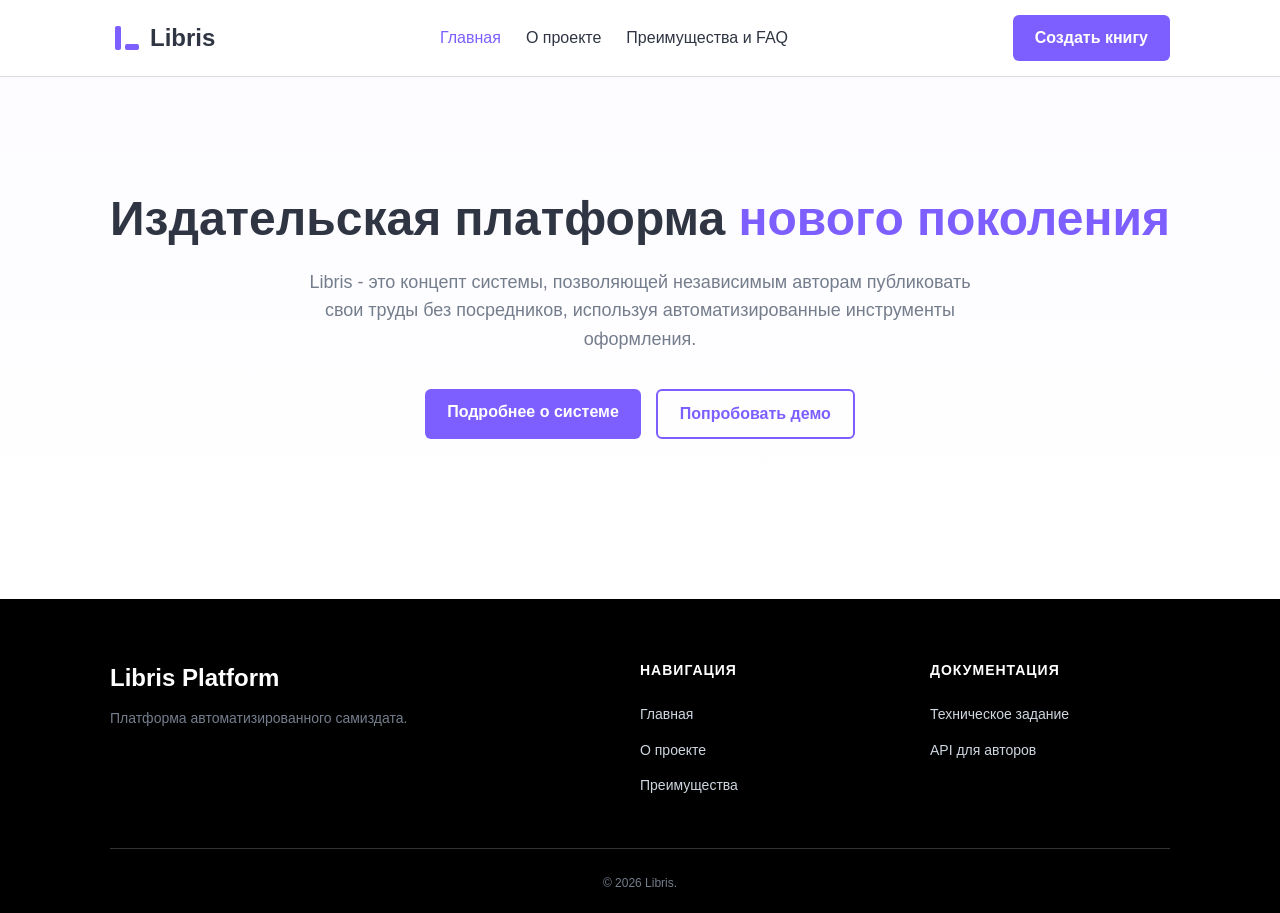
<file: index.html>
<!doctype html>
<html lang="ru">
    <head>
        <meta charset="UTF-8" />
        <meta name="viewport" content="width=device-width, initial-scale=1.0" />
        <title>Libris — Главная</title>
        <link rel="stylesheet" href="style.css" />
    </head>
    <body class="page">
        <header class="header">
            <div class="header_container container">
                <a href="index.html" class="logo">
                    <svg
                        class="logo_icon"
                        width="32"
                        height="32"
                        viewBox="0 0 32 32"
                        fill="none"
                        xmlns="http://www.w3.org/2000/svg"
                    >
                        <rect
                            x="5"
                            y="4"
                            width="6"
                            height="24"
                            rx="2"
                            fill="currentColor"
                        />
                        <rect
                            x="15"
                            y="22"
                            width="14"
                            height="6"
                            rx="2"
                            fill="currentColor"
                        />
                    </svg>
                    <span class="logo_text">Libris</span>
                </a>
                <nav class="header_nav">
                    <ul class="header_list">
                        <li>
                            <a href="index.html" class="header_link active"
                                >Главная</a
                            >
                        </li>
                        <li>
                            <a href="about.html" class="header_link"
                                >О проекте</a
                            >
                        </li>
                        <li>
                            <a href="features.html" class="header_link"
                                >Преимущества и FAQ</a
                            >
                        </li>
                    </ul>
                </nav>
                <div class="header_auth">
                    <a href="#" class="button button--primary">Создать книгу</a>
                </div>
            </div>
        </header>

        <main class="main-content">
            <section class="hero">
                <div class="container">
                    <h1 class="hero_title">
                        Издательская платформа <span>нового поколения</span>
                    </h1>
                    <p class="hero_subtitle">
                        Libris - это концепт системы, позволяющей независимым
                        авторам публиковать свои труды без посредников,
                        используя автоматизированные инструменты оформления.
                    </p>
                    <div class="hero_btns">
                        <a href="about.html" class="button button--primary"
                            >Подробнее о системе</a
                        >
                        <a href="features.html" class="button button--outline"
                            >Попробовать демо</a
                        >
                    </div>
                </div>
            </section>
        </main>

        <footer class="footer">
            <div class="container">
                <div class="footer_grid">
                    <div class="footer_col">
                        <p class="footer_brand">Libris Platform</p>
                        <p style="color: var(--text-light); font-size: 14px">
                            Платформа автоматизированного самиздата.
                        </p>
                    </div>
                    <div class="footer_col">
                        <h4 class="footer_head">Навигация</h4>
                        <ul class="footer_links">
                            <li><a href="index.html">Главная</a></li>
                            <li><a href="about.html">О проекте</a></li>
                            <li><a href="features.html">Преимущества</a></li>
                        </ul>
                    </div>
                    <div class="footer_col">
                        <h4 class="footer_head">Документация</h4>
                        <ul class="footer_links">
                            <li><a href="#">Техническое задание</a></li>
                            <li><a href="#">API для авторов</a></li>
                        </ul>
                    </div>
                </div>
                <div class="footer_bottom"><p>&copy; 2026 Libris.</p></div>
            </div>
        </footer>
    </body>
</html>
</file>
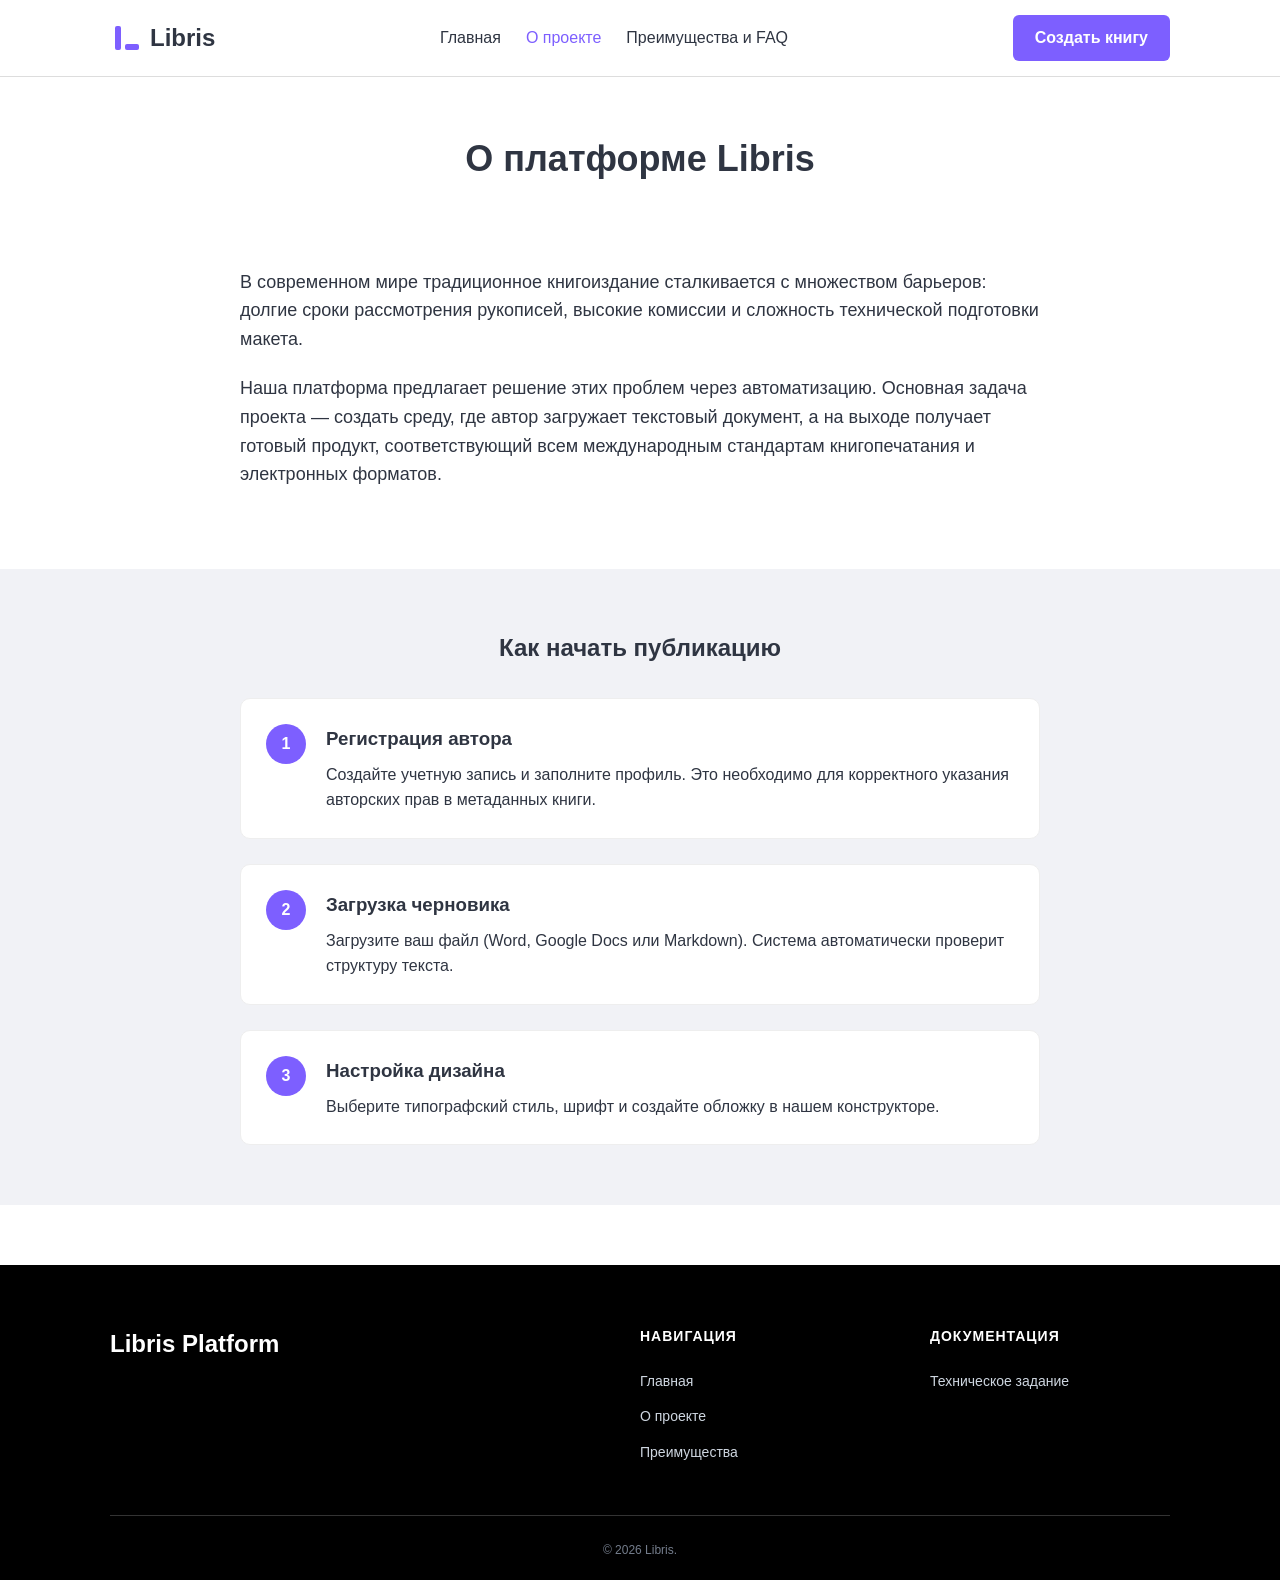
<file: about.html>
<!doctype html>
<html lang="ru">
    <head>
        <meta charset="UTF-8" />
        <meta name="viewport" content="width=device-width, initial-scale=1.0" />
        <title>О платформе Libris</title>
        <link rel="stylesheet" href="style.css" />
    </head>
    <body class="page">
        <header class="header">
            <div class="header_container container">
                <a href="index.html" class="logo">
                    <svg
                        class="logo_icon"
                        width="32"
                        height="32"
                        viewBox="0 0 32 32"
                        fill="none"
                        xmlns="http://www.w3.org/2000/svg"
                    >
                        <rect
                            x="5"
                            y="4"
                            width="6"
                            height="24"
                            rx="2"
                            fill="currentColor"
                        />
                        <rect
                            x="15"
                            y="22"
                            width="14"
                            height="6"
                            rx="2"
                            fill="currentColor"
                        />
                    </svg>
                    <span class="logo_text">Libris</span>
                </a>
                <nav class="header_nav">
                    <ul class="header_list">
                        <li>
                            <a href="index.html" class="header_link">Главная</a>
                        </li>
                        <li>
                            <a href="about.html" class="header_link active"
                                >О проекте</a
                            >
                        </li>
                        <li>
                            <a href="features.html" class="header_link"
                                >Преимущества и FAQ</a
                            >
                        </li>
                    </ul>
                </nav>
                <div class="header_auth">
                    <a href="#" class="button button--primary">Создать книгу</a>
                </div>
            </div>
        </header>

        <main class="main-content">
            <h1 class="page-title">О платформе Libris</h1>

            <section class="section">
                <div class="container">
                    <div class="section_content">
                        <p>
                            В современном мире традиционное книгоиздание
                            сталкивается с множеством барьеров: долгие сроки
                            рассмотрения рукописей, высокие комиссии и сложность
                            технической подготовки макета.
                        </p>
                        <p>
                            Наша платформа предлагает решение этих проблем через
                            автоматизацию. Основная задача проекта — создать
                            среду, где автор загружает текстовый документ, а на
                            выходе получает готовый продукт, соответствующий
                            всем международным стандартам книгопечатания и
                            электронных форматов.
                        </p>
                    </div>
                </div>
            </section>

            <section class="section section-gray">
                <div class="container">
                    <h2 style="text-align: center">Как начать публикацию</h2>
                    <div class="steps_list">
                        <div class="steps_step">
                            <div class="steps_number">1</div>
                            <div class="steps_info">
                                <h3>Регистрация автора</h3>
                                <p>
                                    Создайте учетную запись и заполните профиль.
                                    Это необходимо для корректного указания
                                    авторских прав в метаданных книги.
                                </p>
                            </div>
                        </div>
                        <div class="steps_step">
                            <div class="steps_number">2</div>
                            <div class="steps_info">
                                <h3>Загрузка черновика</h3>
                                <p>
                                    Загрузите ваш файл (Word, Google Docs или
                                    Markdown). Система автоматически проверит
                                    структуру текста.
                                </p>
                            </div>
                        </div>
                        <div class="steps_step">
                            <div class="steps_number">3</div>
                            <div class="steps_info">
                                <h3>Настройка дизайна</h3>
                                <p>
                                    Выберите типографский стиль, шрифт и
                                    создайте обложку в нашем конструкторе.
                                </p>
                            </div>
                        </div>
                    </div>
                </div>
            </section>
        </main>

        <footer class="footer">
            <div class="container">
                <div class="footer_grid">
                    <div class="footer_col">
                        <p class="footer_brand">Libris Platform</p>
                    </div>
                    <div class="footer_col">
                        <h4 class="footer_head">Навигация</h4>
                        <ul class="footer_links">
                            <li><a href="index.html">Главная</a></li>
                            <li><a href="about.html">О проекте</a></li>
                            <li><a href="features.html">Преимущества</a></li>
                        </ul>
                    </div>
                    <div class="footer_col">
                        <h4 class="footer_head">Документация</h4>
                        <ul class="footer_links">
                            <li><a href="#">Техническое задание</a></li>
                        </ul>
                    </div>
                </div>
                <div class="footer_bottom"><p>&copy; 2026 Libris.</p></div>
            </div>
        </footer>
    </body>
</html>
</file>
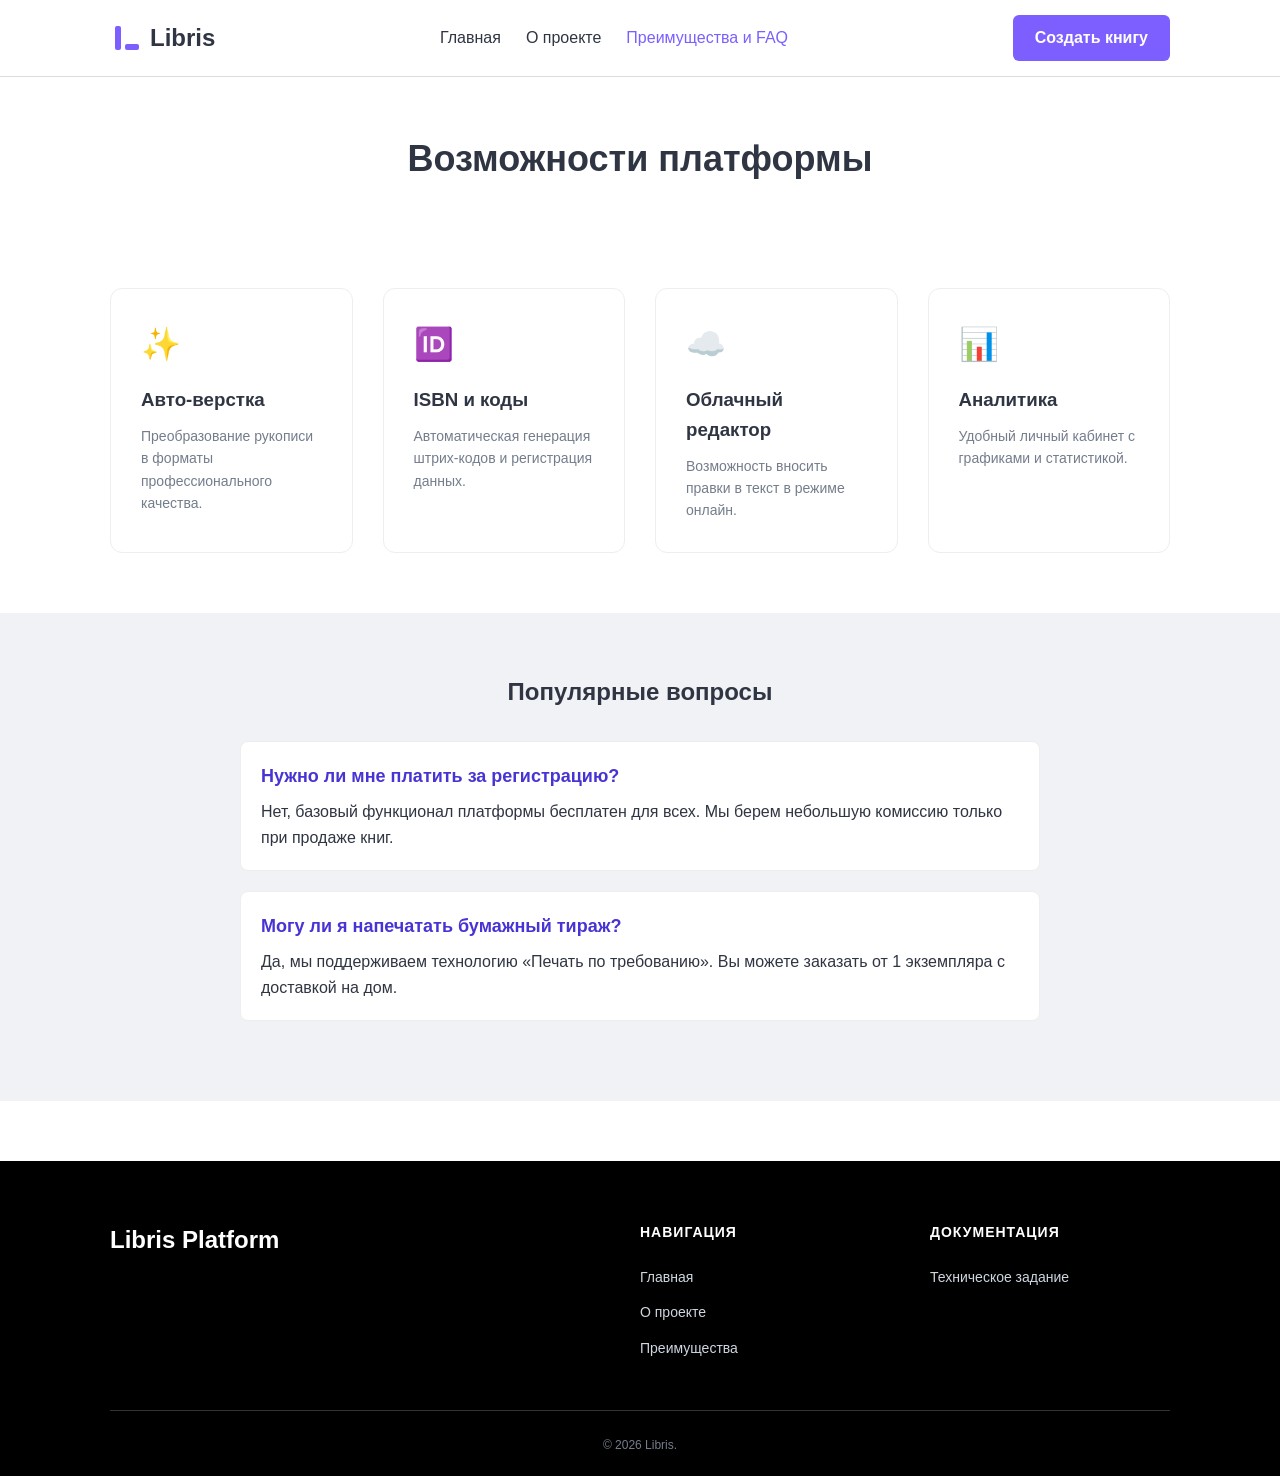
<file: features.html>
<!doctype html>
<html lang="ru">
    <head>
        <meta charset="UTF-8" />
        <meta name="viewport" content="width=device-width, initial-scale=1.0" />
        <title>Преимущества и FAQ</title>
        <link rel="stylesheet" href="style.css" />
    </head>
    <body class="page">
        <header class="header">
            <div class="header_container container">
                <a href="index.html" class="logo">
                    <svg
                        class="logo_icon"
                        width="32"
                        height="32"
                        viewBox="0 0 32 32"
                        fill="none"
                        xmlns="http://www.w3.org/2000/svg"
                    >
                        <rect
                            x="5"
                            y="4"
                            width="6"
                            height="24"
                            rx="2"
                            fill="currentColor"
                        />
                        <rect
                            x="15"
                            y="22"
                            width="14"
                            height="6"
                            rx="2"
                            fill="currentColor"
                        />
                    </svg>
                    <span class="logo_text">Libris</span>
                </a>
                <nav class="header_nav">
                    <ul class="header_list">
                        <li>
                            <a href="index.html" class="header_link">Главная</a>
                        </li>
                        <li>
                            <a href="about.html" class="header_link"
                                >О проекте</a
                            >
                        </li>
                        <li>
                            <a href="features.html" class="header_link active"
                                >Преимущества и FAQ</a
                            >
                        </li>
                    </ul>
                </nav>
                <div class="header_auth">
                    <a href="#" class="button button--primary">Создать книгу</a>
                </div>
            </div>
        </header>

        <main class="main-content">
            <h1 class="page-title">Возможности платформы</h1>

            <section class="section">
                <div class="container">
                    <div class="features_grid">
                        <div class="features_item">
                            <span class="features_icon">✨</span>
                            <h3 class="features_name">Авто-верстка</h3>
                            <p class="features_description">
                                Преобразование рукописи в форматы
                                профессионального качества.
                            </p>
                        </div>
                        <div class="features_item">
                            <span class="features_icon">🆔</span>
                            <h3 class="features_name">ISBN и коды</h3>
                            <p class="features_description">
                                Автоматическая генерация штрих-кодов и
                                регистрация данных.
                            </p>
                        </div>
                        <div class="features_item">
                            <span class="features_icon">☁️</span>
                            <h3 class="features_name">Облачный редактор</h3>
                            <p class="features_description">
                                Возможность вносить правки в текст в режиме
                                онлайн.
                            </p>
                        </div>
                        <div class="features_item">
                            <span class="features_icon">📊</span>
                            <h3 class="features_name">Аналитика</h3>
                            <p class="features_description">
                                Удобный личный кабинет с графиками и
                                статистикой.
                            </p>
                        </div>
                    </div>
                </div>
            </section>

            <section class="section section-gray">
                <div class="container">
                    <h2 style="text-align: center">Популярные вопросы</h2>
                    <div class="faq_list">
                        <div class="faq_item">
                            <h4 class="faq_q">
                                Нужно ли мне платить за регистрацию?
                            </h4>
                            <p class="faq_a">
                                Нет, базовый функционал платформы бесплатен для
                                всех. Мы берем небольшую комиссию только при
                                продаже книг.
                            </p>
                        </div>
                        <div class="faq_item">
                            <h4 class="faq_q">
                                Могу ли я напечатать бумажный тираж?
                            </h4>
                            <p class="faq_a">
                                Да, мы поддерживаем технологию «Печать по
                                требованию». Вы можете заказать от 1 экземпляра
                                с доставкой на дом.
                            </p>
                        </div>
                    </div>
                </div>
            </section>
        </main>

        <footer class="footer">
            <div class="container">
                <div class="footer_grid">
                    <div class="footer_col">
                        <p class="footer_brand">Libris Platform</p>
                    </div>
                    <div class="footer_col">
                        <h4 class="footer_head">Навигация</h4>
                        <ul class="footer_links">
                            <li><a href="index.html">Главная</a></li>
                            <li><a href="about.html">О проекте</a></li>
                            <li><a href="features.html">Преимущества</a></li>
                        </ul>
                    </div>
                    <div class="footer_col">
                        <h4 class="footer_head">Документация</h4>
                        <ul class="footer_links">
                            <li><a href="#">Техническое задание</a></li>
                        </ul>
                    </div>
                </div>
                <div class="footer_bottom"><p>&copy; 2026 Libris.</p></div>
            </div>
        </footer>
    </body>
</html>
</file>
<file: style.css>
:root {
    --primary: #7d5fff;
    --primary-dark: #4834d4;
    --text-main: #2f3542;
    --text-light: #747d8c;
    --bg-white: #ffffff;
    --bg-gray: #f1f2f6;
    --gap: 30px;
}

* {
    margin: 0;
    padding: 0;
    box-sizing: border-box;
}

html {
    scroll-behavior: smooth;
}

body {
    font-family: "Segoe UI", Tahoma, Geneva, Verdana, sans-serif;
    color: var(--text-main);
    line-height: 1.6;
    background-color: var(--bg-white);
    padding-top: 70px;
    cursor:
        url("data:image/svg+xml,%3Csvg width='12' height='12' viewBox='0 0 12 12' xmlns='http://www.w3.org/2000/svg'%3E%3Ccircle cx='6' cy='6' r='5' fill='%234834d4'/%3E%3C/svg%3E")
            6 6,
        auto;
}

a,
button,
.header_link,
.button {
    cursor:
        url("data:image/svg+xml,%3Csvg width='24' height='24' viewBox='0 0 24 24' xmlns='http://www.w3.org/2000/svg'%3E%3Ccircle cx='12' cy='12' r='8' fill='none' stroke='%237d5fff' stroke-width='2'/%3E%3C/svg%3E")
            12 12,
        pointer;
}

.container {
    max-width: 1100px;
    margin: 0 auto;
    padding: 0 20px;
}

/* ХЕДЕР */
.header {
    background: #fff;
    border-bottom: 1px solid #ddd;
    padding: 15px 0;
    position: fixed;
    width: 100%;
    top: 0;
    left: 0;
    z-index: 999;
}

.header_container {
    display: flex;
    justify-content: space-between;
    align-items: center;
}

.header_list {
    display: flex;
    list-style: none;
    gap: 25px;
}

.header_link {
    text-decoration: none;
    color: var(--text-main);
    font-weight: 500;
    transition: 0.3s;
}

.header_link:hover,
.header_link.active {
    color: var(--primary);
}

/* ЛОГОТИП */
.logo {
    display: flex;
    align-items: center;
    text-decoration: none;
    color: var(--text-main);
}

.logo_icon {
    color: var(--primary);
    margin-right: 8px;
}

.logo_text {
    font-size: 24px;
    font-weight: 800;
}

/* КНОПКИ */
.button {
    display: inline-block;
    padding: 10px 22px;
    border-radius: 6px;
    font-weight: 600;
    text-decoration: none;
    transition: 0.3s;
    border: none;
}

.button--primary {
    background: var(--primary);
    color: #fff;
}

.button--primary:hover {
    background: var(--primary-dark);
    box-shadow: 0 4px 12px rgba(125, 95, 255, 0.5);
}

.button--outline {
    background: transparent;
    border: 2px solid var(--primary);
    color: var(--primary);
}

.button--outline:hover {
    background: var(--primary);
    color: #fff;
}

/* СЕКЦИИ И КОНТЕНТ */
.hero {
    padding: 120px 0 100px;
    text-align: center;
    background: linear-gradient(to bottom, #fcfbff, #fff);
}

.hero_title {
    font-size: 48px;
    margin-bottom: 20px;
    line-height: 1.2;
}

.hero_title span {
    color: var(--primary);
}

.hero_subtitle {
    font-size: 18px;
    color: var(--text-light);
    max-width: 700px;
    margin: 0 auto 35px;
}

.hero_btns {
    display: flex;
    gap: 15px;
    justify-content: center;
}

.page-title {
    padding: 60px 0 20px;
    text-align: center;
    font-size: 36px;
}

.section {
    padding: 60px 0;
}

.section-gray {
    background: var(--bg-gray);
}

.section_content {
    max-width: 800px;
    margin: 0 auto;
    font-size: 18px;
}

.section_content p {
    margin-bottom: 20px;
}

/* КАРТОЧКИ (GRID) */
.features_grid {
    display: grid;
    grid-template-columns: repeat(auto-fit, minmax(240px, 1fr));
    gap: var(--gap);
    margin-top: 20px;
}

.features_item {
    padding: 30px;
    background: #fff;
    border: 1px solid #eee;
    border-radius: 12px;
    transition: 0.3s;
}

.features_item:hover {
    border-color: var(--primary);
    transform: translateY(-5px);
}

.features_icon {
    font-size: 32px;
    display: block;
    margin-bottom: 15px;
}

.features_name {
    margin-bottom: 10px;
}

.features_description {
    font-size: 14px;
    color: var(--text-light);
}

/* ЭТАПЫ */
.steps_list {
    display: flex;
    flex-direction: column;
    gap: 25px;
    max-width: 800px;
    margin: 30px auto 0;
}

.steps_step {
    display: flex;
    align-items: flex-start;
    gap: 20px;
    background: #fff;
    padding: 25px;
    border-radius: 10px;
    border: 1px solid #eee;
}

.steps_number {
    background: var(--primary);
    color: #fff;
    min-width: 40px;
    height: 40px;
    display: flex;
    justify-content: center;
    align-items: center;
    border-radius: 50%;
    font-weight: 800;
}

.steps_info h3 {
    margin-bottom: 8px;
}

/* FAQ */
.faq_list {
    max-width: 800px;
    margin: 30px auto 0;
}

.faq_item {
    margin-bottom: 20px;
    background: #fff;
    padding: 20px;
    border-radius: 8px;
    border: 1px solid #eee;
}

.faq_q {
    font-size: 18px;
    color: var(--primary-dark);
    margin-bottom: 8px;
}

/* ФУТЕР */
.footer {
    background: #000000;
    color: #fff;
    padding: 60px 0 20px;
    margin-top: 60px;
}

.footer_grid {
    display: grid;
    grid-template-columns: 2fr 1fr 1fr;
    gap: 50px;
    margin-bottom: 40px;
}

.footer_brand {
    font-size: 24px;
    font-weight: 800;
    margin-bottom: 10px;
}

.footer_head {
    margin-bottom: 20px;
    text-transform: uppercase;
    font-size: 14px;
    letter-spacing: 1px;
}

.footer_links {
    list-style: none;
}

.footer_links li {
    margin-bottom: 10px;
}

.footer_links a {
    color: #ced6e0;
    text-decoration: none;
    font-size: 14px;
    transition: 0.3s;
}

.footer_links a:hover {
    color: var(--primary);
}

.footer_bottom {
    text-align: center;
    padding-top: 25px;
    border-top: 1px solid #333;
    font-size: 12px;
    color: #747d8c;
}

@media (max-width: 768px) {
    .header_nav {
        display: none;
    }
    .hero_title {
        font-size: 32px;
    }
    .footer_grid {
        grid-template-columns: 1fr;
        gap: 30px;
    }
}
</file>
